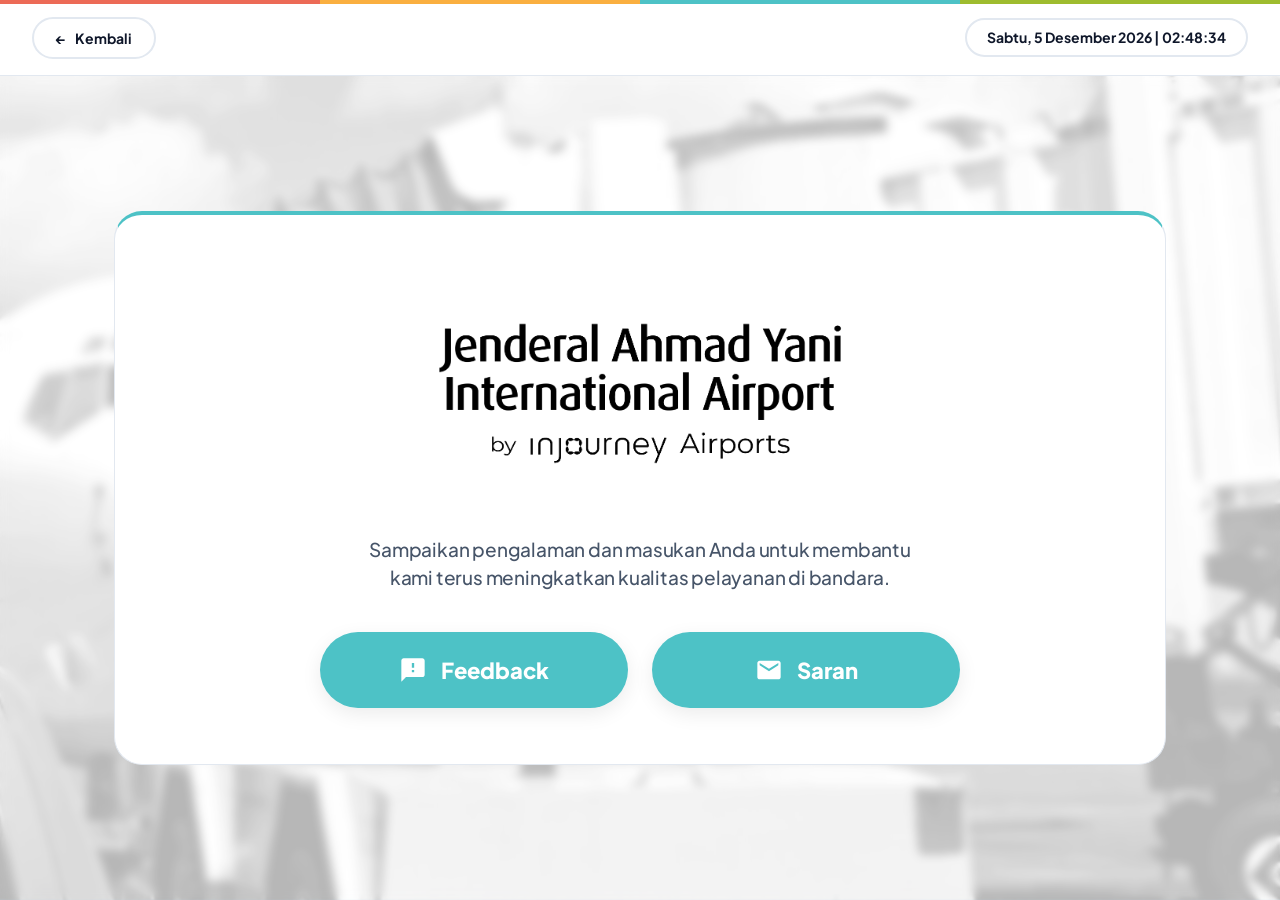
<file: Signage/exhall/feedback/index.html>
<!DOCTYPE html>
<html lang="id">

<head>
  <meta charset="utf-8">
  <title>Feedback System — Bandara Internasional Ahmad Yani Semarang</title>
  <meta name="viewport" content="width=device-width, initial-scale=1.0">
  <meta name="description" content="Feedback & Saran System Kiosk Bandara Ahmad Yani Semarang">
  <meta http-equiv="refresh" content="180; url=../">

  <!-- Google Fonts: Plus Jakarta Sans -->
  <link rel="preconnect" href="https://fonts.googleapis.com">
  <link rel="preconnect" href="https://fonts.gstatic.com" crossorigin>
  <link href="https://fonts.googleapis.com/css2?family=Plus+Jakarta+Sans:ital,wght@0,300;0,400;0,500;0,600;0,700;0,800;1,400;1,600&display=swap"
    rel="stylesheet">

  <!-- Pure Vanilla CSS Design System -->
  <style>
    :root {
      --brand-red: #ec6a56;
      --brand-yellow: #faaf40;
      --brand-blue: #4dc2c6;
      --brand-green: #9ebc2e;
      --brand-emerald: #10b981;

      --bg-page: #ffffff;
      --bg-card: rgba(255, 255, 255, 0.94);
      --text-primary: #0f172a;
      --text-secondary: #475569;
      --border-color: #e2e8f0;
      --font-plus-jakarta: 'Plus Jakarta Sans', -apple-system, BlinkMacSystemFont, 'Segoe UI', Roboto, sans-serif;
    }

    * {
      box-sizing: border-box;
      margin: 0;
      padding: 0;
    }

    body {
      font-family: var(--font-plus-jakarta);
      background-color: var(--bg-page);
      color: var(--text-primary);
      min-height: 100vh;
      display: flex;
      flex-direction: column;
      user-select: none;
      -webkit-user-select: none;
      -webkit-tap-highlight-color: transparent;
      overflow-x: hidden;
      position: relative;
    }

    /* Pure White Page Canvas & Background Carousel Container */
    .bg-carousel-container {
      position: fixed;
      top: 0;
      left: 0;
      width: 100%;
      height: 100%;
      z-index: 0;
      overflow: hidden;
      background-color: #ffffff;
      pointer-events: none;
    }

    .bg-slide {
      position: absolute;
      top: 0;
      left: 0;
      width: 100%;
      height: 100%;
      background-size: cover;
      background-position: center;
      opacity: 0;
      filter: grayscale(15%) contrast(105%);
      transition: opacity 1.5s ease-in-out, transform 8s ease-out;
      transform: scale(1.04);
    }

    .bg-slide.active {
      opacity: 0.35;
      transform: scale(1);
    }

    /* Pure White Overlay on top of carousel with soft blur */
    .bg-overlay {
      position: absolute;
      top: 0;
      left: 0;
      width: 100%;
      height: 100%;
      background: rgba(255, 255, 255, 0.20);
      backdrop-filter: blur(5px);
      -webkit-backdrop-filter: blur(5px);
      z-index: 1;
    }

    /* Header Navigation Bar */
    .header-nav {
      width: 100%;
      height: 76px;
      background: #ffffff;
      border-bottom: 1px solid var(--border-color);
      display: flex;
      align-items: center;
      justify-content: space-between;
      padding: 0 32px;
      position: relative;
      z-index: 50;
    }

    /* 4-Color Solid Brand Bar at top of Header */
    .header-nav::before {
      content: "";
      position: absolute;
      top: 0;
      left: 0;
      right: 0;
      height: 4px;
      background: linear-gradient(to right, #ec6a56 25%, #faaf40 25% 50%, #4dc2c6 50% 75%, #9ebc2e 75%);
      z-index: 100;
    }

    .btn-back {
      display: inline-flex;
      align-items: center;
      gap: 8px;
      padding: 10px 22px;
      background: #ffffff;
      color: var(--text-primary);
      border: 2px solid var(--border-color);
      border-radius: 50px;
      font-family: var(--font-plus-jakarta);
      font-weight: 700;
      font-size: 14px;
      text-decoration: none;
      transition: all 0.2s cubic-bezier(0.4, 0, 0.2, 1);
      cursor: pointer;
      box-shadow: none;
    }

    .btn-back:hover,
    .btn-back:active {
      background: #f8fafc;
      border-color: #cbd5e1;
      transform: scale(0.98);
    }

    .clock-badge {
      display: inline-flex;
      align-items: center;
      justify-content: flex-end;
      gap: 8px;
      font-size: 14px;
      font-weight: 700;
      color: var(--text-primary);
      background: #ffffff;
      padding: 8px 20px;
      border-radius: 50px;
      border: 2px solid var(--border-color);
      text-align: right;
      line-height: 1.3;
      max-width: 100%;
      white-space: normal;
      word-break: break-word;
    }

    /* Main Center Viewport */
    .main-container {
      flex: 1;
      display: flex;
      align-items: center;
      justify-content: center;
      padding: 24px;
      position: relative;
      z-index: 10;
      max-width: 1100px;
      width: 100%;
      margin: 0 auto;
    }

    .hero-card {
      background: #ffffff;
      border: 1px solid var(--border-color);
      border-top: 4px solid var(--brand-blue);
      border-radius: 28px;
      padding: 56px 48px;
      width: 100%;
      box-shadow: none;
      display: flex;
      flex-direction: column;
      align-items: center;
      text-align: center;
      transition: transform 0.3s ease;
    }

    .airport-badge {
      width: 80px;
      height: 80px;
      background: rgba(77, 194, 198, 0.12);
      border: 2px solid rgba(77, 194, 198, 0.3);
      color: var(--brand-blue);
      border-radius: 24px;
      display: flex;
      align-items: center;
      justify-content: center;
      margin-bottom: 24px;
      box-shadow: 0 8px 20px rgba(77, 194, 198, 0.15);
    }

    .airport-badge svg {
      width: 42px;
      height: 42px;
      fill: currentColor;
    }

    .hero-title {
      font-size: 34px;
      font-weight: 800;
      color: var(--text-primary);
      margin-bottom: 12px;
      line-height: 1.25;
      letter-spacing: -0.5px;
      max-width: 760px;
    }

    /* Logo Image in Header and Hero (Black filter) */
    .header-logo-img {
      height: 38px;
      width: auto;
      max-width: 240px;
      object-fit: contain;
      filter: brightness(0);
    }

    .hero-logo-wrapper {
      margin-bottom: 20px;
      display: flex;
      justify-content: center;
      width: 100%;
    }

    .hero-logo-img {
      max-width: 480px;
      width: 90%;
      height: auto;
      object-fit: contain;
      filter: brightness(0);
    }

    .hero-subtitle {
      font-size: 19px;
      font-weight: 500;
      color: var(--text-secondary);
      margin: 0 auto 40px;
      letter-spacing: -0.2px;
      max-width: 580px;
      line-height: 1.5;
      text-align: center;
    }

    /* Action Buttons Grid */
    .cta-action-grid {
      display: flex;
      gap: 24px;
      justify-content: center;
      width: 100%;
      max-width: 640px;
    }

    .btn-cta {
      flex: 1;
      min-height: 76px;
      padding: 18px 32px;
      border-radius: 50px;
      font-family: var(--font-plus-jakarta);
      font-weight: 800;
      font-size: 22px;
      text-decoration: none;
      display: inline-flex;
      align-items: center;
      justify-content: center;
      gap: 14px;
      transition: all 0.2s cubic-bezier(0.4, 0, 0.2, 1);
      cursor: pointer;
      position: relative;
      color: #ffffff;
      border: none;
      box-shadow: 0 6px 20px rgba(0, 0, 0, 0.08);
    }

    /* Feedback & Saran Buttons — Light Blue (#4dc2c6) matching card top border */
    .btn-cta-feedback,
    .btn-cta-saran {
      background-color: #4dc2c6;
      color: #ffffff;
    }

    .btn-cta-feedback:hover,
    .btn-cta-saran:hover {
      background-color: #3caeb2;
      transform: translateY(-3px);
      box-shadow: 0 10px 26px rgba(77, 194, 198, 0.4);
    }

    .btn-cta:active {
      transform: scale(0.97);
    }

    .btn-cta svg {
      width: 28px;
      height: 28px;
      fill: #ffffff;
    }

    /* Responsive Media Queries */
    @media screen and (max-width: 768px) {
      .header-nav {
        height: 72px;
        padding: 0 20px;
      }

      .btn-back {
        padding: 12px 24px;
        font-size: 15px;
        font-weight: 700;
      }

      .clock-badge {
        font-size: 13px;
        padding: 8px 18px;
      }

      .hero-card {
        padding: 44px 28px;
        border-radius: 28px;
      }

      .airport-badge {
        width: 72px;
        height: 72px;
        margin-bottom: 20px;
      }

      .airport-badge svg {
        width: 36px;
        height: 36px;
      }

      .hero-title {
        font-size: 26px;
        margin-bottom: 12px;
      }

      .hero-subtitle {
        font-size: 17px;
        margin-bottom: 36px;
      }

      .cta-action-grid {
        flex-direction: column;
        gap: 18px;
        width: 100%;
      }

      .btn-cta {
        min-height: 72px;
        padding: 16px 24px;
        font-size: 20px;
        font-weight: 800;
        border-radius: 50px;
        width: 100%;
      }

      .btn-cta svg {
        width: 26px;
        height: 26px;
      }
    }

    @media screen and (max-width: 480px) {
      .header-nav {
        height: auto;
        min-height: 64px;
        padding: 10px 14px;
        gap: 8px;
      }

      .btn-back {
        padding: 10px 16px;
        font-size: 13px;
        font-weight: 700;
        flex-shrink: 0;
      }

      .clock-badge {
        font-size: 11px;
        padding: 6px 12px;
        border-radius: 14px;
        white-space: normal;
        word-break: break-word;
        text-align: right;
        max-width: calc(100% - 110px);
        line-height: 1.25;
      }

      .main-container {
        padding: 16px 12px;
      }

      .hero-card {
        padding: 36px 20px;
        border-radius: 24px;
      }

      .hero-title {
        font-size: 22px;
        line-height: 1.3;
      }

      .hero-subtitle {
        font-size: 15px;
        margin-bottom: 32px;
      }

      .cta-action-grid {
        gap: 16px;
        width: 100%;
      }

      .btn-cta {
        min-height: 66px;
        padding: 16px 20px;
        font-size: 19px;
        font-weight: 800;
        border-radius: 50px;
        width: 100%;
      }

      .btn-cta svg {
        width: 24px;
        height: 24px;
      }
    }
  </style>
</head>

<body oncontextmenu="return false;">

  <!-- Auto Background Carousel with White Surface & Low Opacity -->
  <div class="bg-carousel-container">
    <div class="bg-slide active" style="background-image: url('_include/img/slider-images/image01.jpg');"></div>
    <div class="bg-slide" style="background-image: url('_include/img/slider-images/image02.jpg');"></div>
    <div class="bg-slide" style="background-image: url('_include/img/slider-images/image03.jpg');"></div>
    <div class="bg-slide" style="background-image: url('_include/img/slider-images/image04.jpg');"></div>
    <div class="bg-overlay"></div>
  </div>

  <!-- Header Navigation -->
  <header class="header-nav">
    <a href="../" class="btn-back" onclick="playBtnSound()">
      <span>←</span> Kembali
    </a>

    <div class="clock-badge">
      <span id="date_time">Loading...</span>
    </div>
  </header>

  <!-- Main Content Container -->
  <main class="main-container">
    <div class="hero-card">
      <div class="hero-logo-wrapper">
        <img src="../wayfinding/gambar/Home/JenderalAhmadYani.png" alt="Bandara Internasional Ahmad Yani Semarang" class="hero-logo-img">
      </div>

      <p class="hero-subtitle">
        Sampaikan pengalaman dan masukan Anda untuk membantu kami terus meningkatkan kualitas pelayanan di bandara.
      </p>

      <div class="cta-action-grid">
        <!-- Feedback Button -->
        <a href="vote_n/index.php" class="btn-cta btn-cta-feedback" onclick="playBtnSound()">
          <svg viewBox="0 0 24 24">
            <path
              d="M20 2H4c-1.1 0-1.99.9-1.99 2L2 22l4-4h14c1.1 0 2-.9 2-2V4c0-1.1-.9-2-2-2zm-7 12h-2v-2h2v2zm0-4h-2V6h2v4z" />
          </svg>
          Feedback
        </a>

        <!-- Saran Button -->
        <a href="sender/index.php" class="btn-cta btn-cta-saran" onclick="playBtnSound()">
          <svg viewBox="0 0 24 24">
            <path
              d="M20 4H4c-1.1 0-1.99.9-1.99 2L2 18c0 1.1.9 2 2 2h16c1.1 0 2-.9 2-2V6c0-1.1-.9-2-2-2zm0 4l-8 5-8-5V6l8 5 8-5v2z" />
          </svg>
          Saran
        </a>
      </div>
    </div>
  </main>

  <!-- Audio & Interactive Scripts -->
  <script>
    var btnAudio = new Audio('vote_n/button.mp3');
    function playBtnSound() {
      try { btnAudio.play(); } catch (e) { }
    }

    // Live Realtime Date & Time Clock in Indonesian
    function updateClock() {
      var now = new Date();
      var days = ['Minggu', 'Senin', 'Selasa', 'Rabu', 'Kamis', 'Jumat', 'Sabtu'];
      var months = ['Januari', 'Februari', 'Maret', 'April', 'Mei', 'Juni', 'Juli', 'Agustus', 'September', 'Oktober', 'November', 'Desember'];

      var dayName = days[now.getDay()];
      var dayNum = now.getDate();
      var monthName = months[now.getMonth()];
      var year = now.getFullYear();

      var hours = String(now.getHours()).padStart(2, '0');
      var minutes = String(now.getMinutes()).padStart(2, '0');
      var seconds = String(now.getSeconds()).padStart(2, '0');

      var formatted = dayName + ', ' + dayNum + ' ' + monthName + ' ' + year + ' | ' + hours + ':' + minutes + ':' + seconds;
      document.getElementById('date_time').innerText = formatted;
    }

    setInterval(updateClock, 1000);
    updateClock();

    // Automatic Soft Background Slideshow
    var slides = document.querySelectorAll('.bg-slide');
    var slideIndex = 0;

    function nextSlide() {
      if (slides.length <= 1) return;
      slides[slideIndex].classList.remove('active');
      slideIndex = (slideIndex + 1) % slides.length;
      slides[slideIndex].classList.add('active');
    }

    setInterval(nextSlide, 5000);
  </script>
</body>

</html>
</file>
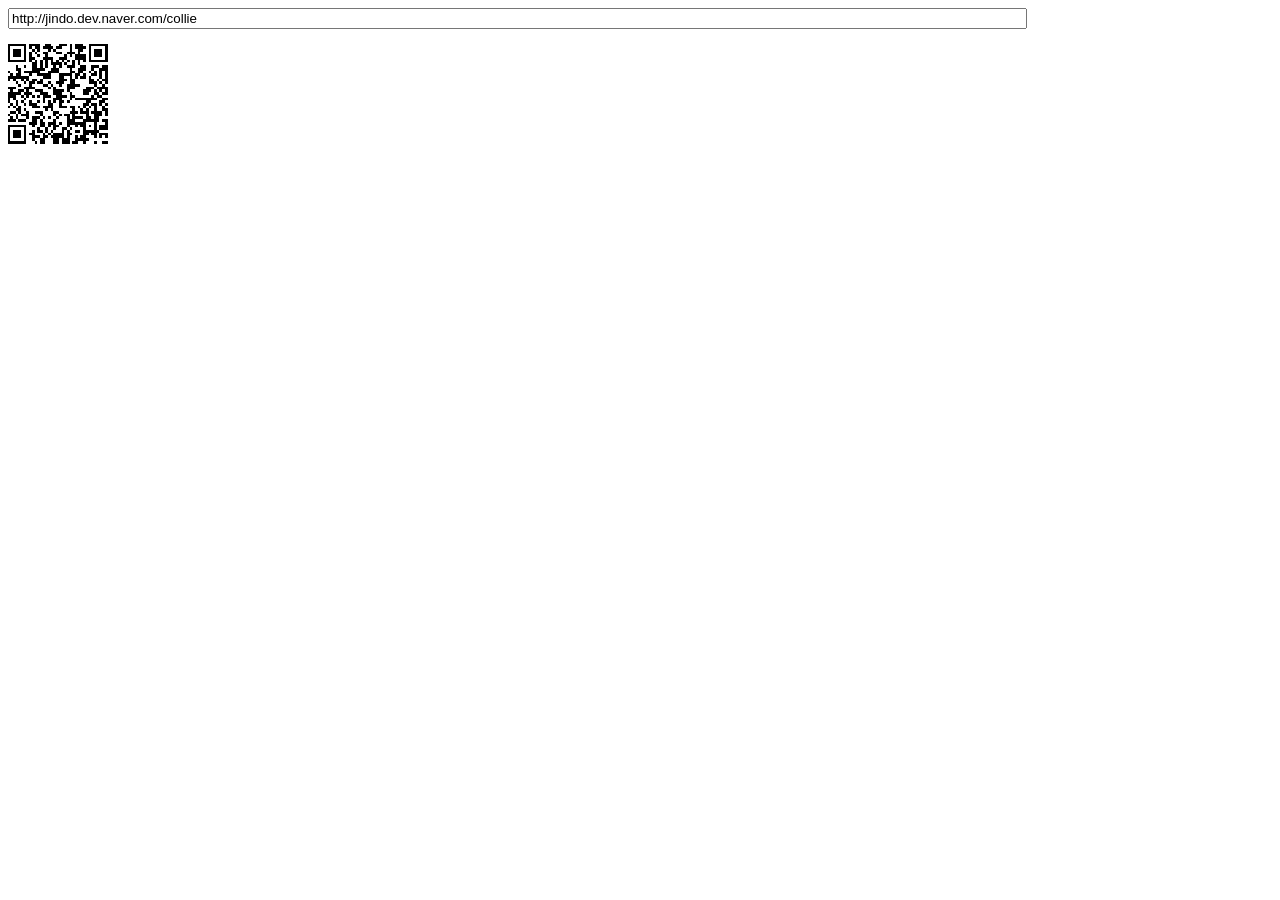
<file: Signage/exhall/destinasi_n/libraries/index.html>
<!DOCTYPE html PUBLIC "-//W3C//DTD XHTML 1.0 Transitional//EN" "http://www.w3.org/TR/xhtml1/DTD/xhtml1-transitional.dtd">
<html xmlns="http://www.w3.org/1999/xhtml" xml:lang="ko" lang="ko">
  <head>
    <title>Cross-Browser QRCode generator for Javascript</title>
    <meta http-equiv="Content-Type" content="text/html; charset=UTF-8" />
    <meta
      name="viewport"
      content="width=device-width,initial-scale=1,user-scalable=no"
    />
    <script type="text/javascript" src="jquery.min.js"></script>
    <script type="text/javascript" src="qrcode.js"></script>
    <style>
      ::-webkit-scrollbar {
        display: none !important;
      }
      * {
        scrollbar-width: none !important;
      }
    </style>
    <style>
      body {
        touch-action: pan-x pan-y;
        user-select: none;
        -webkit-user-select: none;
      }
    </style>
  </head>
  <body>
    <input
      id="text"
      type="text"
      value="http://jindo.dev.naver.com/collie"
      style="width: 80%"
    /><br />
    <div
      id="qrcode"
      style="width: 100px; height: 100px; margin-top: 15px"
    ></div>

    <script type="text/javascript">
      var qrcode = new QRCode(document.getElementById("qrcode"), {
        width: 100,
        height: 100,
      });

      function makeCode() {
        var elText = document.getElementById("text");

        if (!elText.value) {
          alert("Input a text");
          elText.focus();
          return;
        }

        qrcode.makeCode(elText.value);
      }

      makeCode();

      $("#text")
        .on("blur", function () {
          makeCode();
        })
        .on("keydown", function (e) {
          if (e.keyCode == 13) {
            makeCode();
          }
        });
    </script>
    <script>
      document.addEventListener(
        "touchstart",
        function (e) {
          if (e.touches.length > 1) e.preventDefault();
        },
        { passive: false },
      );
      let lastTouchEnd = 0;
      document.addEventListener(
        "touchend",
        function (e) {
          const now = new Date().getTime();
          if (now - lastTouchEnd <= 300) e.preventDefault();
          lastTouchEnd = now;
        },
        false,
      );
    </script>
  </body>
</html>
</file>
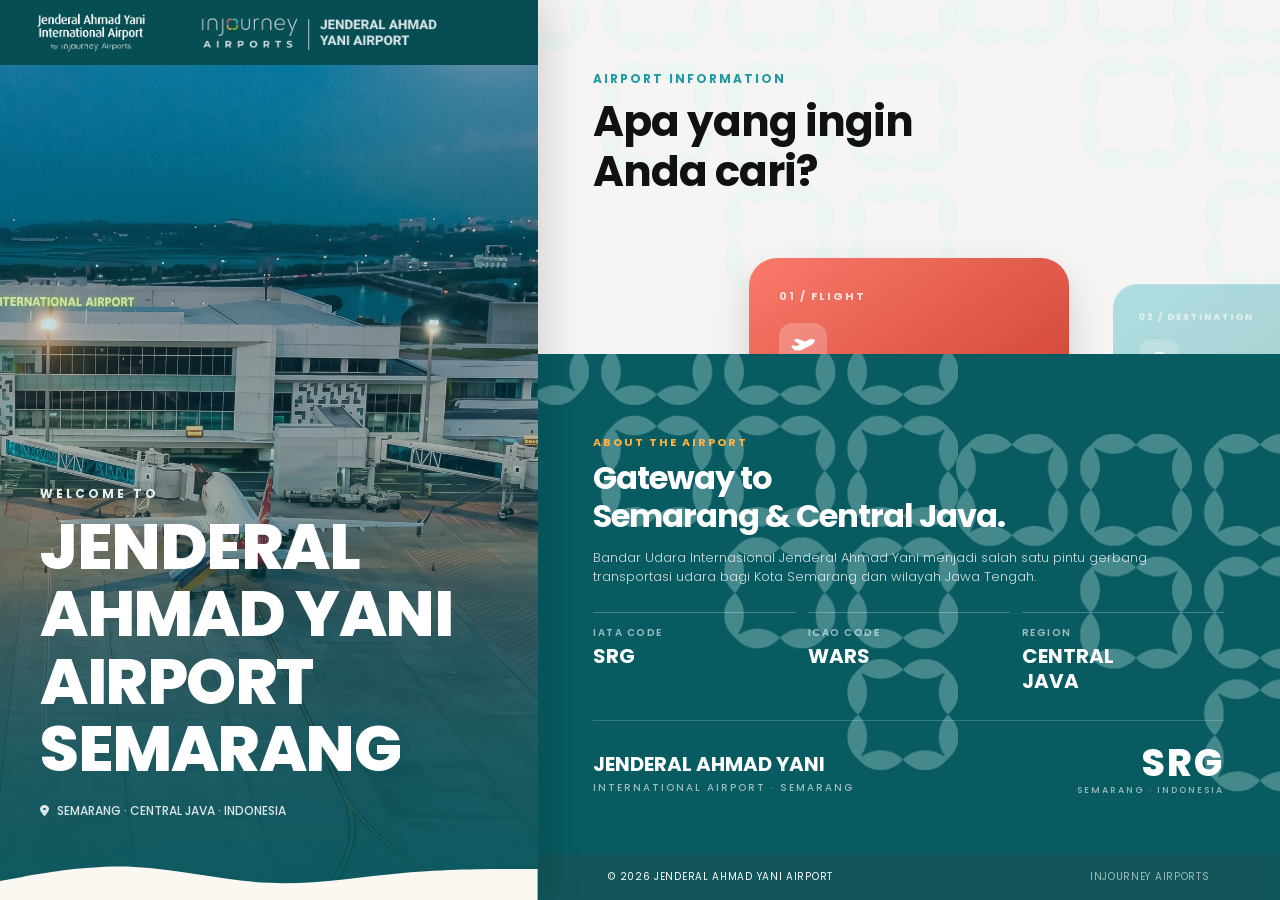
<file: Signage/exhall/wayfinding/index-fixed.html>
<!doctype html>
<html lang="id">
  <head>
    <meta charset="UTF-8" />
    <meta
      name="viewport"
      content="width=device-width, initial-scale=1.0, maximum-scale=1.0, user-scalable=no"
    />
    <title>Jenderal Ahmad Yani Airport — Kiosk Menu</title>

    <!-- Google Fonts: Poppins -->
    <link rel="preconnect" href="https://fonts.googleapis.com" />
    <link rel="preconnect" href="https://fonts.gstatic.com" crossorigin />
    <link
      href="https://fonts.googleapis.com/css2?family=Poppins:wght@300;400;500;600;700;800&display=swap"
      rel="stylesheet"
    />

    <!-- Font Awesome -->
    <link
      rel="stylesheet"
      href="https://cdnjs.cloudflare.com/ajax/libs/font-awesome/6.5.2/css/all.min.css"
    />

    <style>
      /* =========================================================
               RESET & VARIABLES
      ========================================================= */
      * {
        margin: 0;
        padding: 0;
        box-sizing: border-box;
      }

      :root {
        --cream: #f6f5f3;
        --dark: #075b61;
        --dark2: #064e53;
        --teal: #2399a3;
        --coral: #f26757;
        --orange: #ffb23f;
        --lime: #9fc43a;
        --ink: #111;
        --white: #fff;
      }

      html {
        scroll-behavior: smooth;
      }

      body {
        font-family: "Poppins", sans-serif;
        background: var(--cream);
        color: var(--ink);
        overflow-x: hidden;
      }

      h1 {
        font-weight: 800;
      }
      h2,
      h3 {
        font-weight: 700;
      }

      /* =========================================================
               LAYOUT ARCHITECTURE
      ========================================================= */
      .kiosk-wrapper {
        display: flex;
        flex-direction: column;
        min-height: 100vh;
        position: relative;
        z-index: 10;
        width: 100%;
        overflow-x: hidden;
      }
      .kiosk-visual {
        width: 100%;
        position: relative;
        z-index: 10;
      }
      .kiosk-content {
        width: 100%;
        display: flex;
        flex-direction: column;
        z-index: 10;
      }

      /* =========================================================
               NUSANTARA PATTERN
      ========================================================= */
      .pattern-corner {
        position: absolute;
        pointer-events: none;
        z-index: 0;
        width: 480px;
        height: 480px;
        background-repeat: no-repeat;
        background-size: contain;
        opacity: 0.5;
      }
      .pattern-corner.top-left {
        top: -60px;
        left: -60px;
        background-image: url("gambar/Home/patern.png");
      }
      .pattern-corner.bottom-right {
        bottom: -60px;
        right: -60px;
        background-image: url("gambar/Home/pattern2.png");
        transform: rotate(180deg);
      }

      /* =========================================================
               TOP BAR
      ========================================================= */
      .topbar {
        min-height: 64px;
        background: var(--dark2);
        display: flex;
        align-items: center;
        justify-content: space-between;
        padding: 0 5%;
        color: white;
        font-weight: 600;
        letter-spacing: 0.5px;
        position: relative;
        z-index: 20;
      }
      .topbar-left {
        display: flex;
        align-items: center;
        gap: 12px;
        font-size: 13px;
      }
      .topbar-logo {
        height: 65px;
        width: auto;
        display: block;
      }
      .topbar-right {
        font-size: 11px;
        opacity: 0.85;
        letter-spacing: 1px;
        font-weight: 500;
      }
      .topbar-logo-right {
        height: 45px;
        width: auto;
        display: block;
      }

      /* =========================================================
               HERO & WAVE
      ========================================================= */
      .hero {
        position: relative;
        height: 35vh;
        min-height: 480px;
        overflow: hidden;
        display: flex;
        align-items: flex-end;
      }
      .hero-slider,
      .hero-slide,
      .hero-overlay {
        position: absolute;
        inset: 0;
      }
      .hero-slider {
        z-index: 0;
      }
      .hero-slide {
        background-size: cover;
        background-position: center;
        opacity: 0;
        transition: opacity 1.5s ease-in-out;
      }
      .hero-slide.active {
        opacity: 1;
      }
      .hero-overlay {
        z-index: 1;
        background: linear-gradient(
          180deg,
          rgba(7, 91, 97, 0.08) 0%,
          rgba(7, 91, 97, 0.28) 45%,
          rgba(7, 91, 97, 0.92) 100%
        );
      }
      .hero-content {
        position: relative;
        z-index: 3;
        width: 100%;
        max-width: 900px;
        margin: 0 auto;
        padding-top: 40px;
        padding-bottom: 90px;
        color: white;
      }
      .welcome {
        font-size: 12px;
        font-weight: 700;
        letter-spacing: 3px;
        opacity: 0.9;
        margin-bottom: 10px;
      }
      .hero h1 {
        font-size: clamp(32px, 5vw, 64px);
        line-height: 1.05;
        max-width: 800px;
        letter-spacing: -1.5px;
        margin-bottom: 8px;
      }
      .hero-location {
        display: flex;
        align-items: center;
        gap: 8px;
        margin-top: 20px;
        font-size: 12px;
        font-weight: 500;
        opacity: 0.85;
      }
      .hero-wave {
        position: absolute;
        bottom: -2px;
        left: 0;
        width: 100%;
        z-index: 10;
      }
      .hero-wave svg {
        width: 100%;
        height: auto;
        display: block;
      }

      /* =========================================================
               MAIN MENU
      ========================================================= */
      .main {
        position: relative;
        padding: 20px 0 80px;
        flex: 1;
        z-index: 10;
        overflow: hidden;
      }
      .section-head {
        position: relative;
        z-index: 2;
        width: 90%;
        max-width: 900px;
        margin: 0 auto 32px;
      }
      .eyebrow {
        color: var(--teal);
        font-weight: 700;
        font-size: 12px;
        letter-spacing: 2px;
        margin-bottom: 9px;
      }
      .section-head h2 {
        font-size: clamp(28px, 4.5vw, 42px);
        line-height: 1.2;
        letter-spacing: -1px;
        font-weight: 700;
      }

      /* =========================================================
               CAROUSEL / BLUR STACK UI
      ========================================================= */
      .carousel-wrap {
        position: relative;
        z-index: 3;
        width: 100%;
        overflow: hidden;
      }
      .carousel-track {
        display: flex;
        gap: 0px;
        overflow-x: auto;
        padding: 20px calc(50% - min(40vw, 170px)) 50px;
        scroll-snap-type: x mandatory;
        scrollbar-width: none;
        -webkit-overflow-scrolling: touch;
      }
      .carousel-track::-webkit-scrollbar {
        display: none;
      }

      .slide {
        flex: 0 0 min(80vw, 340px);
        scroll-snap-align: center;
        padding: 0 10px;
      }
      .slide-inner {
        height: 350px;
        border-radius: 28px;
        padding: 30px;
        display: flex;
        flex-direction: column;
        justify-content: space-between;
        color: white;
        position: relative;
        overflow: hidden;
        will-change: transform, filter, opacity;
        transition:
          transform 0.4s cubic-bezier(0.25, 0.8, 0.25, 1),
          filter 0.4s ease,
          opacity 0.4s ease,
          box-shadow 0.4s ease;
      }

      /* Warna Gradasi */
      .slide.coral .slide-inner {
        background: linear-gradient(145deg, #fa7a6b 0%, #b82718 100%);
      }
      .slide.teal .slide-inner {
        background: linear-gradient(145deg, #2bb5c2 0%, #116168 100%);
      }
      .slide.orange .slide-inner {
        background: linear-gradient(145deg, #ffc46b 0%, #c27200 100%);
      }
      .slide.lime .slide-inner {
        background: linear-gradient(145deg, #b3db48 0%, #62821b 100%);
      }

      .slide-inner::after {
        content: "";
        position: absolute;
        width: 190px;
        height: 190px;
        right: -70px;
        bottom: -70px;
        border-radius: 50%;
        border: 35px solid rgba(255, 255, 255, 0.12);
        box-shadow: -65px -55px 0 -25px rgba(255, 255, 255, 0.08);
        pointer-events: none;
      }

      /* Efek Stack Blur */
      .slide.is-blurred .slide-inner {
        transform: scale(0.85);
        opacity: 0.35;
        box-shadow: 0 10px 20px rgba(0, 0, 0, 0.05);
      }
      .slide.is-centered .slide-inner {
        transform: scale(1);
        filter: blur(0);
        opacity: 1;
        box-shadow: 0 18px 40px rgba(0, 0, 0, 0.15);
      }

      .slide-number {
        position: relative;
        z-index: 2;
        font-size: 11px;
        font-weight: 700;
        letter-spacing: 2px;
        opacity: 0.8;
      }
      .slide-icon {
        position: relative;
        z-index: 2;
        width: 48px;
        height: 48px;
        background: rgba(255, 255, 255, 0.22);
        border-radius: 14px;
        display: flex;
        align-items: center;
        justify-content: center;
        font-size: 19px;
      }
      .slide h3 {
        position: relative;
        z-index: 2;
        font-size: 22px;
        font-weight: 700;
        line-height: 1.2;
        max-width: 230px;
      }
      .slide p {
        position: relative;
        z-index: 2;
        font-size: 13px;
        font-weight: 400;
        line-height: 1.5;
        max-width: 230px;
        opacity: 0.9;
      }
      .slide-cta {
        position: relative;
        z-index: 2;
        display: inline-flex;
        align-items: center;
        gap: 8px;
        width: fit-content;
        background: white;
        color: var(--ink);
        padding: 9px 15px;
        border-radius: 100px;
        font-size: 11px;
        font-weight: 600;
        text-decoration: none;
        box-shadow: 0 4px 10px rgba(0, 0, 0, 0.1);
        transition: 0.2s;
      }
      .slide.is-centered .slide-cta:hover {
        transform: translateY(-2px);
        box-shadow: 0 6px 15px rgba(0, 0, 0, 0.15);
      }

      .carousel-controls {
        display: flex;
        align-items: center;
        justify-content: center;
        gap: 18px;
        margin-top: -10px;
      }
      .arrow-btn {
        width: 44px;
        height: 44px;
        border-radius: 50%;
        border: 2px solid var(--ink);
        background: transparent;
        display: flex;
        align-items: center;
        justify-content: center;
        cursor: pointer;
        font-size: 13px;
        transition: 0.2s;
      }
      .arrow-btn:hover {
        background: var(--ink);
        color: white;
      }
      .dots {
        display: flex;
        gap: 7px;
      }
      .dot {
        width: 7px;
        height: 7px;
        border-radius: 50%;
        background: #ccc;
        cursor: pointer;
        transition: 0.3s;
      }
      .dot.active {
        width: 22px;
        border-radius: 5px;
        background: var(--ink);
      }

      /* =========================================================
               ABOUT & FOOTER
      ========================================================= */
      .about-airport {
        position: relative;
        background: var(--dark);
        color: white;
        padding: 40px 5% 35px;
        overflow: hidden;
      }
      .about-inner {
        position: relative;
        z-index: 2;
        width: 90%;
        max-width: 900px;
        margin: auto;
      }
      .about-label {
        font-size: 11px;
        font-weight: 700;
        letter-spacing: 2px;
        color: var(--orange);
        margin-bottom: 8px;
      }
      .about-title {
        font-size: clamp(24px, 4vw, 32px);
        font-weight: 700;
        line-height: 1.2;
        letter-spacing: -1px;
        max-width: 650px;
        margin-bottom: 12px;
      }
      .about-description {
        font-size: 13px;
        font-weight: 300;
        line-height: 1.5;
        opacity: 0.8;
        max-width: 600px;
      }
      .airport-data {
        display: grid;
        grid-template-columns: repeat(auto-fit, minmax(100px, 1fr));
        gap: 12px;
        margin-top: 25px;
      }
      .data-box {
        border-top: 1px solid rgba(255, 255, 255, 0.25);
        padding-top: 12px;
      }
      .data-box span {
        display: block;
        font-size: 10px;
        font-weight: 600;
        letter-spacing: 1.5px;
        opacity: 0.6;
        margin-bottom: 4px;
      }
      .data-box strong {
        font-size: 20px;
        font-weight: 700;
        line-height: 1.1;
      }

      .airport-bottom {
        position: relative;
        padding-top: 25px;
        margin-top: 25px;
        border-top: 1px solid rgba(255, 255, 255, 0.18);
        display: flex;
        align-items: flex-end;
        justify-content: space-between;
        flex-wrap: wrap;
        gap: 20px;
      }
      .airport-name {
        font-size: clamp(16px, 3vw, 20px);
        font-weight: 700;
        line-height: 1.2;
      }
      .airport-name span {
        display: block;
        font-size: 10px;
        font-weight: 500;
        letter-spacing: 2px;
        opacity: 0.6;
        margin-top: 6px;
      }
      .airport-code {
        text-align: right;
        font-size: 38px;
        font-weight: 800;
        line-height: 0.9;
        letter-spacing: 2px;
      }
      .airport-code small {
        display: block;
        font-size: 9px;
        font-weight: 500;
        letter-spacing: 2px;
        opacity: 0.6;
        margin-top: 6px;
      }

      .footer {
        background: var(--dark2);
        color: white;
        padding: 15px 5%;
        font-size: 10px;
        font-weight: 400;
        letter-spacing: 0.7px;
        opacity: 0.95;
      }
      .footer-inner {
        width: 90%;
        max-width: 900px;
        margin: auto;
        display: flex;
        justify-content: space-between;
        flex-wrap: wrap;
        gap: 15px;
      }
      .footer span:last-child {
        opacity: 0.6;
      }

      /* =========================================================
               RESPONSIVE LANDSCAPE (Fix: Carousel dipertahankan)
      ========================================================= */
      @media (orientation: landscape) and (min-width: 1024px) {
        .kiosk-wrapper {
          flex-direction: row;
          height: 100vh;
          overflow: hidden;
        }
        .kiosk-visual {
          width: 42%;
          height: 100vh;
          display: flex;
          flex-direction: column;
          position: relative;
          box-shadow: 15px 0 30px rgba(0, 0, 0, 0.1);
          z-index: 50;
        }
        .hero {
          flex: 1;
          height: auto;
          min-height: 0;
        }
        .hero-content {
          width: 85%;
          padding-bottom: 80px;
        }
        .kiosk-content {
          width: 58%;
          height: 100vh;
          overflow-y: auto;
          scrollbar-width: thin;
        }
        .main {
          padding: 70px 0;
        }
        .section-head {
          width: 85%;
          margin: 0 auto 40px;
        }
        .about-airport {
          padding: 80px 7.5% 60px;
        }
        .about-inner {
          width: 100%;
        }
        .airport-bottom {
          flex-direction: row;
          align-items: flex-end;
        }
        .airport-code {
          text-align: right;
        }
      }
    </style>
    <style>
      ::-webkit-scrollbar {
        display: none !important;
      }
      * {
        scrollbar-width: none !important;
      }
    </style>
    <style>
      body {
        touch-action: pan-x pan-y;
        user-select: none;
        -webkit-user-select: none;
      }

      /* =========================================================
               WIDGET CS ONLINE (FLOATING)
      ========================================================= */
      .cs-widget {
        position: fixed;
        bottom: 995px;
        right: 35px;
        background: var(--white);
        border-radius: 50px;
        display: flex;
        align-items: center;
        padding: 8px 24px 8px 8px;
        box-shadow: 0 10px 25px rgba(0, 0, 0, 0.15);
        text-decoration: none;
        z-index: 900; /* Biar selalu di atas layar, tapi di bawah screensaver */
        border: 2px solid var(--teal);
        transition: 0.3s cubic-bezier(0.25, 0.8, 0.25, 1);
        /* Efek denyut biar kelihatan "Live" */
        animation: pulseCS 2s infinite;
      }
      
      .cs-widget:hover {
        transform: translateY(-5px);
        box-shadow: 0 15px 35px rgba(0, 0, 0, 0.2);
        animation: none; /* Matiin denyut kalau disentuh */
      }

      .cs-avatar {
        width: 48px;
        height: 48px;
        border-radius: 50%;
        background: var(--cream);
        overflow: hidden;
        margin-right: 14px;
        border: 2px solid var(--orange);
      }

      .cs-avatar img {
        width: 100%;
        height: 100%;
        object-fit: cover;
      }

      .cs-text {
        display: flex;
        flex-direction: column;
      }

      .cs-text span {
        font-size: 11px;
        font-weight: 700;
        color: gray;
        letter-spacing: 0.5px;
      }

      .cs-text strong {
        font-size: 16px;
        font-weight: 800;
        color: var(--teal);
        line-height: 1.1;
      }

      @keyframes pulseCS {
        0% { box-shadow: 0 0 0 0 rgba(35, 153, 163, 0.4); }
        70% { box-shadow: 0 0 0 15px rgba(35, 153, 163, 0); }
        100% { box-shadow: 0 0 0 0 rgba(35, 153, 163, 0); }
      }

    </style>
  </head>

  <body>
    <!-- KAIN PROYEKTOR SCREENSAVER (Fade IN/OUT Smooth) -->
    <div
      id="screensaver-overlay"
      style="
        opacity: 0;
        pointer-events: none;
        transition: opacity 0.6s ease;
        position: fixed;
        top: 0;
        left: 0;
        width: 100%;
        height: 100%;
        z-index: 9999;
        background: #000;
      "
    >
      <video
        id="ss-video"
        style="width: 100%; height: 100%; object-fit: cover"
        muted
        playsinline
      ></video>
    </div>

    <div class="kiosk-wrapper">
      <!-- PANEL KIRI / ATAS -->
      <div class="kiosk-visual">
        <header class="topbar">
          <div class="topbar-left">
            <img
              src="gambar/Home/JenderalAhmadYani.png"
              alt="Jenderal Ahmad Yani Airport"
              class="topbar-logo"
            />
          </div>
          <div class="topbar-right">
            <img
              src="gambar/Home/jendral.png"
              alt="InJourney Airports"
              class="topbar-logo-right"
            />
          </div>
        </header>

        <section class="hero">
          <div class="hero-slider">
            <div
              class="hero-slide active"
              style="background-image: url(&quot;gambar/Apron.jpeg&quot;)"
            ></div>
            <div
              class="hero-slide"
              style="background-image: url(&quot;gambar/Apron2.jpeg&quot;)"
            ></div>
            <div
              class="hero-slide"
              style="background-image: url(&quot;gambar/Domestik.jpeg&quot;)"
            ></div>
          </div>
          <div class="hero-overlay"></div>
          <div class="hero-content">
            <div class="welcome">WELCOME TO</div>
            <h1>JENDERAL AHMAD YANI<br />AIRPORT SEMARANG</h1>
            <div class="hero-location">
              <i class="fa-solid fa-location-dot"></i> SEMARANG · CENTRAL JAVA ·
              INDONESIA
            </div>
          </div>

          <div class="hero-wave">
            <svg viewBox="0 0 1440 120" xmlns="http://www.w3.org/2000/svg">
              <path
                fill="#fbf7f1"
                fill-opacity="1"
                d="M0,64L60,53.3C120,43,240,21,360,26.7C480,32,600,64,720,69.3C840,75,960,53,1080,42.7C1200,32,1320,32,1380,32L1440,32L1440,120L1380,120C1320,120,1200,120,1080,120C960,120,840,120,720,120C600,120,480,120,360,120C240,120,120,120,60,120L0,120Z"
              ></path>
            </svg>
          </div>
        </section>
      </div>

      <!-- PANEL KANAN / BAWAH -->
      <div class="kiosk-content">
        <main class="main">
          <div class="pattern-corner top-left"></div>
          <div class="pattern-corner bottom-right"></div>
          <div class="section-head">
            <div class="eyebrow">AIRPORT INFORMATION</div>
            <h2>Apa yang ingin<br />Anda cari?</h2>
          </div>

          <section class="carousel-wrap">
            <div class="carousel-track" id="carouselTrack">
              <!-- CARD 01 -->
              <article class="slide coral">
                <div class="slide-inner">
                  <div>
                    <div class="slide-number">01 / FLIGHT</div>
                    <div class="slide-icon" style="margin-top: 18px">
                      <i class="fa-solid fa-plane-departure"></i>
                    </div>
                  </div>
                  <div>
                    <h3>PANDUAN<br />PENERBANGAN</h3>
                    <p style="margin-top: 12px">
                      Informasi keberangkatan, kedatangan dan perjalanan Anda.
                    </p>
                    <a href="../panduan_n/" class="slide-cta" style="margin-top: 18px"
                      >Lihat Detail<i class="fa-solid fa-arrow-right"></i
                    ></a>
                  </div>
                </div>
              </article>

              <!-- CARD 02 -->
              <article class="slide teal">
                <div class="slide-inner">
                  <div>
                    <div class="slide-number">02 / DESTINATION</div>
                    <div class="slide-icon" style="margin-top: 18px">
                      <i class="fa-solid fa-compass"></i>
                    </div>
                  </div>
                  <div>
                    <h3>DESTINASI<br />WISATA</h3>
                    <p style="margin-top: 12px">
                      Temukan destinasi menarik di Semarang dan Jawa Tengah.
                    </p>
                    <a
                      href="../destinasi_n/"
                      class="slide-cta"
                      style="margin-top: 18px"
                      >Jelajahi <i class="fa-solid fa-arrow-right"></i
                    ></a>
                  </div>
                </div>
              </article>

              <!-- CARD 03 -->
              <article class="slide orange">
                <div class="slide-inner">
                  <div>
                    <div class="slide-number">03 / WAYFINDING</div>
                    <div class="slide-icon" style="margin-top: 18px">
                      <i class="fa-solid fa-location-dot"></i>
                    </div>
                  </div>
                  <div>
                    <h3>AIRPORT<br />MAPS</h3>
                    <p style="margin-top: 12px">
                      Petunjuk arah dan lokasi fasilitas di dalam bandara.
                    </p>
                    <a href="Lantai1.php" class="slide-cta" style="margin-top: 18px"
                      >Buka peta <i class="fa-solid fa-arrow-right"></i
                    ></a>
                  </div>
                </div>
              </article>

              <!-- CARD 04 -->
              <article class="slide lime">
                <div class="slide-inner">
                  <div>
                    <div class="slide-number">04 / EXPERIENCE</div>
                    <div class="slide-icon" style="margin-top: 18px">
                      <i class="fa-regular fa-thumbs-up"></i>
                    </div>
                  </div>
                  <div>
                    <h3>FEEDBACK<br />SYSTEM</h3>
                    <p style="margin-top: 12px">
                      Sampaikan penilaian, masukan dan pengalaman Anda.
                    </p>
                    <a
                      href="../feedback/"
                      class="slide-cta"
                      style="margin-top: 18px"
                      >Berikan feedback <i class="fa-solid fa-arrow-right"></i
                    ></a>
                  </div>
                </div>
              </article>
            </div>

            <div class="carousel-controls">
              <button class="arrow-btn" id="prevBtn">
                <i class="fa-solid fa-chevron-left"></i>
              </button>
              <div class="dots" id="dotsWrap"></div>
              <button class="arrow-btn" id="nextBtn">
                <i class="fa-solid fa-chevron-right"></i>
              </button>
            </div>
          </section>
        </main>

        <section class="about-airport">
          <div class="pattern-corner top-left"></div>
          <div class="pattern-corner bottom-right"></div>
          <div class="about-inner">
            <div class="about-label">ABOUT THE AIRPORT</div>
            <h2 class="about-title">
              Gateway to<br />Semarang & Central Java.
            </h2>
            <p class="about-description">
              Bandar Udara Internasional Jenderal Ahmad Yani menjadi salah satu
              pintu gerbang transportasi udara bagi Kota Semarang dan wilayah
              Jawa Tengah.
            </p>
            <div class="airport-data">
              <div class="data-box">
                <span>IATA CODE</span><strong>SRG</strong>
              </div>
              <div class="data-box">
                <span>ICAO CODE</span><strong>WARS</strong>
              </div>
              <div class="data-box">
                <span>REGION</span><strong>CENTRAL<br />JAVA</strong>
              </div>
            </div>
            <div class="airport-bottom">
              <div class="airport-name">
                JENDERAL AHMAD YANI<span>INTERNATIONAL AIRPORT · SEMARANG</span>
              </div>
              <div class="airport-code">
                SRG<small>SEMARANG · INDONESIA</small>
              </div>
            </div>
          </div>
        </section>

        <footer class="footer">
          <div class="footer-inner">
            <span>© 2026 JENDERAL AHMAD YANI AIRPORT</span>
            <span>INJOURNEY AIRPORTS</span>
          </div>
        </footer>
      </div>
    </div>

    <!-- JAVASCRIPT CAROUSEL KIOSK -->
    <script>
      const track = document.getElementById("carouselTrack");
      const slides = document.querySelectorAll(".slide");
      const dotsWrap = document.getElementById("dotsWrap");
      const prevBtn = document.getElementById("prevBtn");
      const nextBtn = document.getElementById("nextBtn");
      let current = 0;

      slides.forEach((slide, index) => {
        const dot = document.createElement("div");
        dot.className = "dot" + (index === 0 ? " active" : "");
        dot.addEventListener("click", () => {
          current = index;
          scrollToSlide();
        });
        dotsWrap.appendChild(dot);
      });

      const dots = document.querySelectorAll(".dot");

      function scrollToSlide() {
        if (slides[current]) {
          slides[current].scrollIntoView({
            behavior: "smooth",
            inline: "center",
            block: "nearest",
          });
        }
      }

      function updateFocus() {
        const trackCenter =
          track.getBoundingClientRect().left +
          track.getBoundingClientRect().width / 2;
        let closestSlide = null;
        let minDistance = Infinity;
        let closestIndex = 0;

        slides.forEach((slide, index) => {
          const slideCenter =
            slide.getBoundingClientRect().left +
            slide.getBoundingClientRect().width / 2;
          const distance = Math.abs(trackCenter - slideCenter);
          if (distance < minDistance) {
            minDistance = distance;
            closestSlide = slide;
            closestIndex = index;
          }
        });

        slides.forEach((slide, index) => {
          if (slide === closestSlide) {
            slide.classList.add("is-centered");
            slide.classList.remove("is-blurred");
            current = index;
          } else {
            slide.classList.remove("is-centered");
            slide.classList.add("is-blurred");
          }
        });

        dots.forEach((dot, index) => {
          dot.classList.toggle("active", index === current);
        });
      }

      let isScrolling;
      track.addEventListener("scroll", () => {
        window.cancelAnimationFrame(isScrolling);
        isScrolling = window.requestAnimationFrame(updateFocus);
      });
      window.addEventListener("resize", updateFocus);
      updateFocus();

      nextBtn.addEventListener("click", () => {
        current = Math.min(current + 1, slides.length - 1);
        scrollToSlide();
      });
      prevBtn.addEventListener("click", () => {
        current = Math.max(current - 1, 0);
        scrollToSlide();
      });

      const heroSlides = document.querySelectorAll(".hero-slide");
      let heroCurrent = 0;
      setInterval(() => {
        heroSlides[heroCurrent].classList.remove("active");
        heroCurrent = (heroCurrent + 1) % heroSlides.length;
        heroSlides[heroCurrent].classList.add("active");
      }, 5000);
    </script>

    <!-- JAVASCRIPT SCREENSAVER SENSOR & LAZY LOAD DATA -->
    <script>
      console.log("1. MENGHIDUPKAN SENSOR SCREENSAVER...");
      const ssOverlay = document.getElementById("screensaver-overlay");
      const ssVideo = document.getElementById("ss-video");
      let idleTimer;
      let playlist = [];
      let currentVideoIndex = 0;
      const IDLE_TIMEOUT = 10000; // Testing 10 detik

      // Tarik list dari database detik ini juga biar up to date
      async function fetchPlaylist() {
        console.log("2. MENGHUBUNGI GUDANG DATABASE API...");
        try {
          const noCache = new Date().getTime();
          const res = await fetch(`get_screensaver.php?t=${noCache}`);
          if (!res.ok) return;
          playlist = await res.json();
          console.log("🔄 PLAYLIST TER-UPDATE: ", playlist);
        } catch (e) {
          console.error("❌ ERROR BACA DATA", e);
        }
      }

      async function playScreensaver() {
        console.log(
          "⏳ TIMER NGANGGUR HABIS! CEK GUDANG DULU SEBELUM TAYANG...",
        );
        await fetchPlaylist(); // Lazy Load Data

        if (playlist.length === 0) {
          console.log("❌ BATAL MUTAR: Playlist kosong.");
          return;
        }

        ssOverlay.style.opacity = "1";
        ssOverlay.style.pointerEvents = "auto";

        if (currentVideoIndex >= playlist.length) currentVideoIndex = 0;

        // Anti-Cache: Biar Chrome ga muter file mp4 yang nyangkut di memori
        const antiCache = new Date().getTime();
        let targetVideo =
          "videos/" + playlist[currentVideoIndex] + "?v=" + antiCache;

        console.log("▶️ MEMUTAR VIDEO: " + targetVideo);
        ssVideo.src = targetVideo;

        ssVideo.play().catch((err) => {
          console.error("❌ ERROR PEMUTARAN:", err);
        });
      }

      ssVideo.addEventListener("ended", async () => {
        console.log("🔄 VIDEO SELESAI, TARIK DATA TERBARU LALU LANJUT...");

        // Panggil kurir lagi buat mastiin ga ada video yang dihapus/ditambah Humas barusan
        await fetchPlaylist();

        currentVideoIndex++;
        if (currentVideoIndex >= playlist.length) currentVideoIndex = 0;

        // Anti-Cache juga di sini
        const antiCache = new Date().getTime();
        ssVideo.src =
          "videos/" + playlist[currentVideoIndex] + "?v=" + antiCache;
        ssVideo.play();
      });

      function resetTimer() {
        if (ssOverlay.style.opacity === "1") {
          console.log("✋ LAYAR DISENTUH! MATIKAN VIDEO KEMBALI KE MENU.");
        }

        // Tutup layarnya pakai transisi smooth
        ssOverlay.style.opacity = "0";
        ssOverlay.style.pointerEvents = "none";

        // Jeda bentar nunggu layarnya beneran ilang sebelum nge-pause video
        setTimeout(() => {
          ssVideo.pause();
        }, 600);

        // Ulang hitungan dari 0
        clearTimeout(idleTimer);
        idleTimer = setTimeout(playScreensaver, IDLE_TIMEOUT);
      }

      ["touchstart", "click", "mousemove", "scroll", "keypress"].forEach(
        (evt) => document.addEventListener(evt, resetTimer),
      );

      // ======================================================
      // LOGIKA CEK SURAT TITIPAN DARI HALAMAN ANAK
      // ======================================================
      const urlParams = new URLSearchParams(window.location.search);
      if (urlParams.get('ss') === '1') {
        console.log("🚀 Mode Jalur Cepat: Langsung putar Screensaver!");
        playScreensaver(); // Langsung tayang tanpa nunggu!
        
        // Bersihin URL dari '?ss=1' biar kalau Kiosk nge-refresh, videonya gak muter sendiri
        window.history.replaceState(null, null, window.location.pathname);
      } else {
        console.log("🚶 Mode Normal: Hitung mundur 30 detik...");
        resetTimer(); // Jalankan timer normal
      }
    </script>
    </script>
    <script>
      document.addEventListener(
        "touchstart",
        function (e) {
          if (e.touches.length > 1) e.preventDefault();
        },
        { passive: false },
      );
      let lastTouchEnd = 0;
      document.addEventListener(
        "touchend",
        function (e) {
          const now = new Date().getTime();
          if (now - lastTouchEnd <= 300) e.preventDefault();
          lastTouchEnd = now;
        },
        false,
      );
    </script>
    <!-- WIDGET CS ONLINE -->
    <!-- Ganti href dengan link halaman bikinan si bocah magang -->
    <a href="../cs_online/index.php" class="cs-widget">
      <div class="cs-avatar">
        <!-- Siapin foto petugas salam di folder gambar lu -->
        <img src="gambar/Membuat_background_gradasi_gambar_2K_20260916105623.jpeg" alt="CS Online" />
      </div>
      <div class="cs-text">
        <span>Butuh Bantuan?</span>
        <strong>CS ONLINE</strong>
      </div>
    </a>
  </body>
</html>
</file>
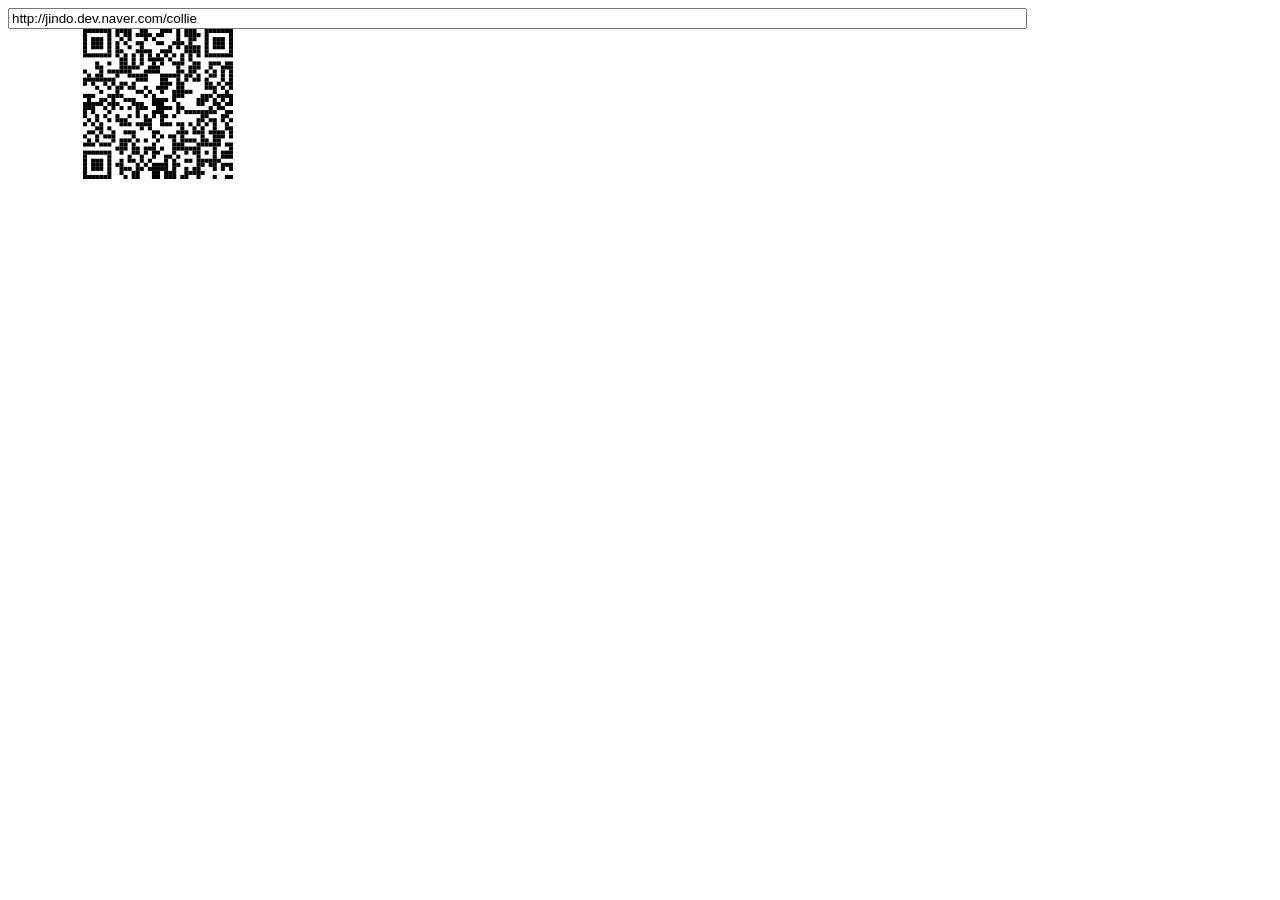
<file: Signage/exhall/destinasi_n/libraries/index-svg.html>
<!DOCTYPE html PUBLIC "-//W3C//DTD XHTML 1.0 Transitional//EN" "http://www.w3.org/TR/xhtml1/DTD/xhtml1-transitional.dtd">
<html xmlns="http://www.w3.org/1999/xhtml" xml:lang="ko" lang="ko">
  <head>
    <title>Cross-Browser QRCode generator for Javascript</title>
    <meta http-equiv="Content-Type" content="text/html; charset=UTF-8" />
    <meta
      name="viewport"
      content="width=device-width,initial-scale=1,user-scalable=no"
    />
    <script type="text/javascript" src="jquery.min.js"></script>
    <script type="text/javascript" src="qrcode.js"></script>
    <style>
      ::-webkit-scrollbar {
        display: none !important;
      }
      * {
        scrollbar-width: none !important;
      }
    </style>
    <style>
      body {
        touch-action: pan-x pan-y;
        user-select: none;
        -webkit-user-select: none;
      }
    </style>
  </head>
  <body>
    <input
      id="text"
      type="text"
      value="http://jindo.dev.naver.com/collie"
      style="width: 80%"
    />
    <svg
      xmlns="http://www.w3.org/2000/svg"
      xmlns:xlink="http://www.w3.org/1999/xlink"
    >
      <g id="qrcode" />
    </svg>
    <script type="text/javascript">
      var qrcode = new QRCode(document.getElementById("qrcode"), {
        width: 100,
        height: 100,
        useSVG: true,
      });

      function makeCode() {
        var elText = document.getElementById("text");

        if (!elText.value) {
          alert("Input a text");
          elText.focus();
          return;
        }

        qrcode.makeCode(elText.value);
      }

      makeCode();

      $("#text")
        .on("blur", function () {
          makeCode();
        })
        .on("keydown", function (e) {
          if (e.keyCode == 13) {
            makeCode();
          }
        });
    </script>
    <script>
      document.addEventListener(
        "touchstart",
        function (e) {
          if (e.touches.length > 1) e.preventDefault();
        },
        { passive: false },
      );
      let lastTouchEnd = 0;
      document.addEventListener(
        "touchend",
        function (e) {
          const now = new Date().getTime();
          if (now - lastTouchEnd <= 300) e.preventDefault();
          lastTouchEnd = now;
        },
        false,
      );
    </script>
  </body>
</html>
</file>
